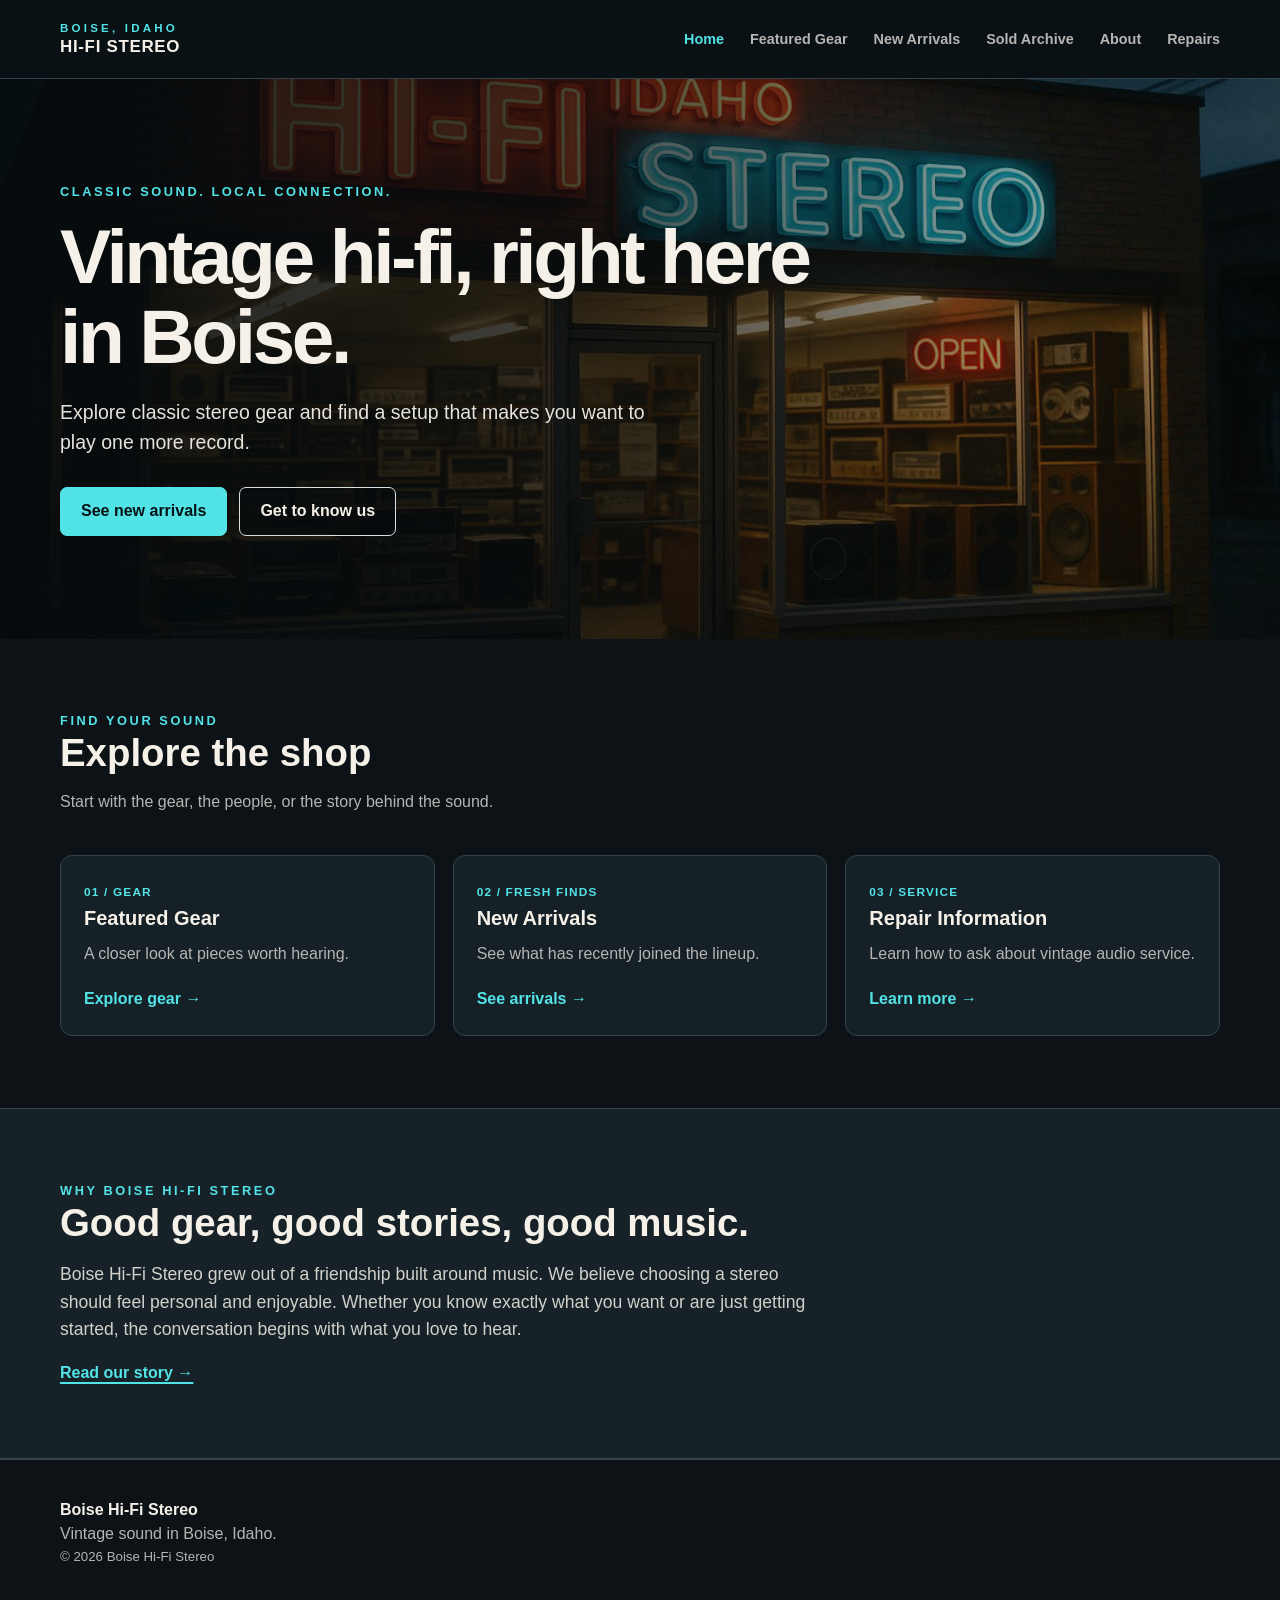
<file: index.html>
<!doctype html>
<html lang="en">
<head>
  <meta charset="utf-8"><meta name="viewport" content="width=device-width, initial-scale=1">
  <meta name="description" content="Discover vintage stereo gear and music-first guidance from Boise Hi-Fi Stereo in Boise, Idaho.">
  <link rel="canonical" href="https://www.vintagehifiboise.com/"><link rel="icon" type="image/svg+xml" href="/favicon.svg"><link rel="stylesheet" href="/assets/site.css">
  <title>Vintage Hi-Fi in Boise, Idaho | Boise Hi-Fi Stereo</title>
  <script type="application/ld+json">{"@context":"https://schema.org","@type":"Organization","name":"Boise Hi-Fi Stereo","url":"https://www.vintagehifiboise.com/","areaServed":"Boise, Idaho"}</script>
  <script src="/assets/site.js" defer></script>
</head>
<body>
  <a class="skip" href="#main">Skip to content</a>
  <header class="site-header"><div class="wrap header-inner"><a class="brand" href="/"><span>Boise, Idaho</span>Hi-Fi Stereo</a><button class="menu-button" type="button" aria-label="Open navigation" aria-expanded="false" aria-controls="site-nav">Menu</button><nav class="nav" id="site-nav" aria-label="Main navigation"><a aria-current="page" href="/">Home</a><a href="/featured.html">Featured Gear</a><a href="/new.html">New Arrivals</a><a href="/sold.html">Sold Archive</a><a href="/about.html">About</a><a href="/repair.html">Repairs</a></nav></div></header>
  <main id="main">
    <section class="hero"><div class="wrap hero-content"><div class="eyebrow">Classic sound. Local connection.</div><h1>Vintage hi-fi, right here in Boise.</h1><p>Explore classic stereo gear and find a setup that makes you want to play one more record.</p><div class="actions"><a class="button" href="/new.html">See new arrivals</a><a class="button secondary" href="/about.html">Get to know us</a></div></div></section>
    <section class="section"><div class="wrap"><div class="section-head"><div><div class="eyebrow">Find your sound</div><h2>Explore the shop</h2><p>Start with the gear, the people, or the story behind the sound.</p></div></div><div class="grid"><a class="card card-link" href="/featured.html"><div class="card-body"><span class="tag">01 / Gear</span><h3>Featured Gear</h3><p>A closer look at pieces worth hearing.</p><span class="text-link">Explore gear →</span></div></a><a class="card card-link" href="/new.html"><div class="card-body"><span class="tag">02 / Fresh finds</span><h3>New Arrivals</h3><p>See what has recently joined the lineup.</p><span class="text-link">See arrivals →</span></div></a><a class="card card-link" href="/repair.html"><div class="card-body"><span class="tag">03 / Service</span><h3>Repair Information</h3><p>Learn how to ask about vintage audio service.</p><span class="text-link">Learn more →</span></div></a></div></div></section>
    <section class="section band"><div class="wrap"><div class="eyebrow">Why Boise Hi-Fi Stereo</div><h2>Good gear, good stories, good music.</h2><div class="copy"><p>Boise Hi-Fi Stereo grew out of a friendship built around music. We believe choosing a stereo should feel personal and enjoyable. Whether you know exactly what you want or are just getting started, the conversation begins with what you love to hear.</p><a class="text-link" href="/about.html">Read our story →</a></div></div></section>
  </main>
  <footer class="footer"><div class="wrap footer-inner"><div><strong>Boise Hi-Fi Stereo</strong><br>Vintage sound in Boise, Idaho.<div class="fine">© <span id="year">2026</span> Boise Hi-Fi Stereo</div></div><div class="contact-items" aria-label="Contact details"></div></div></footer>
</body>
</html>
</file>
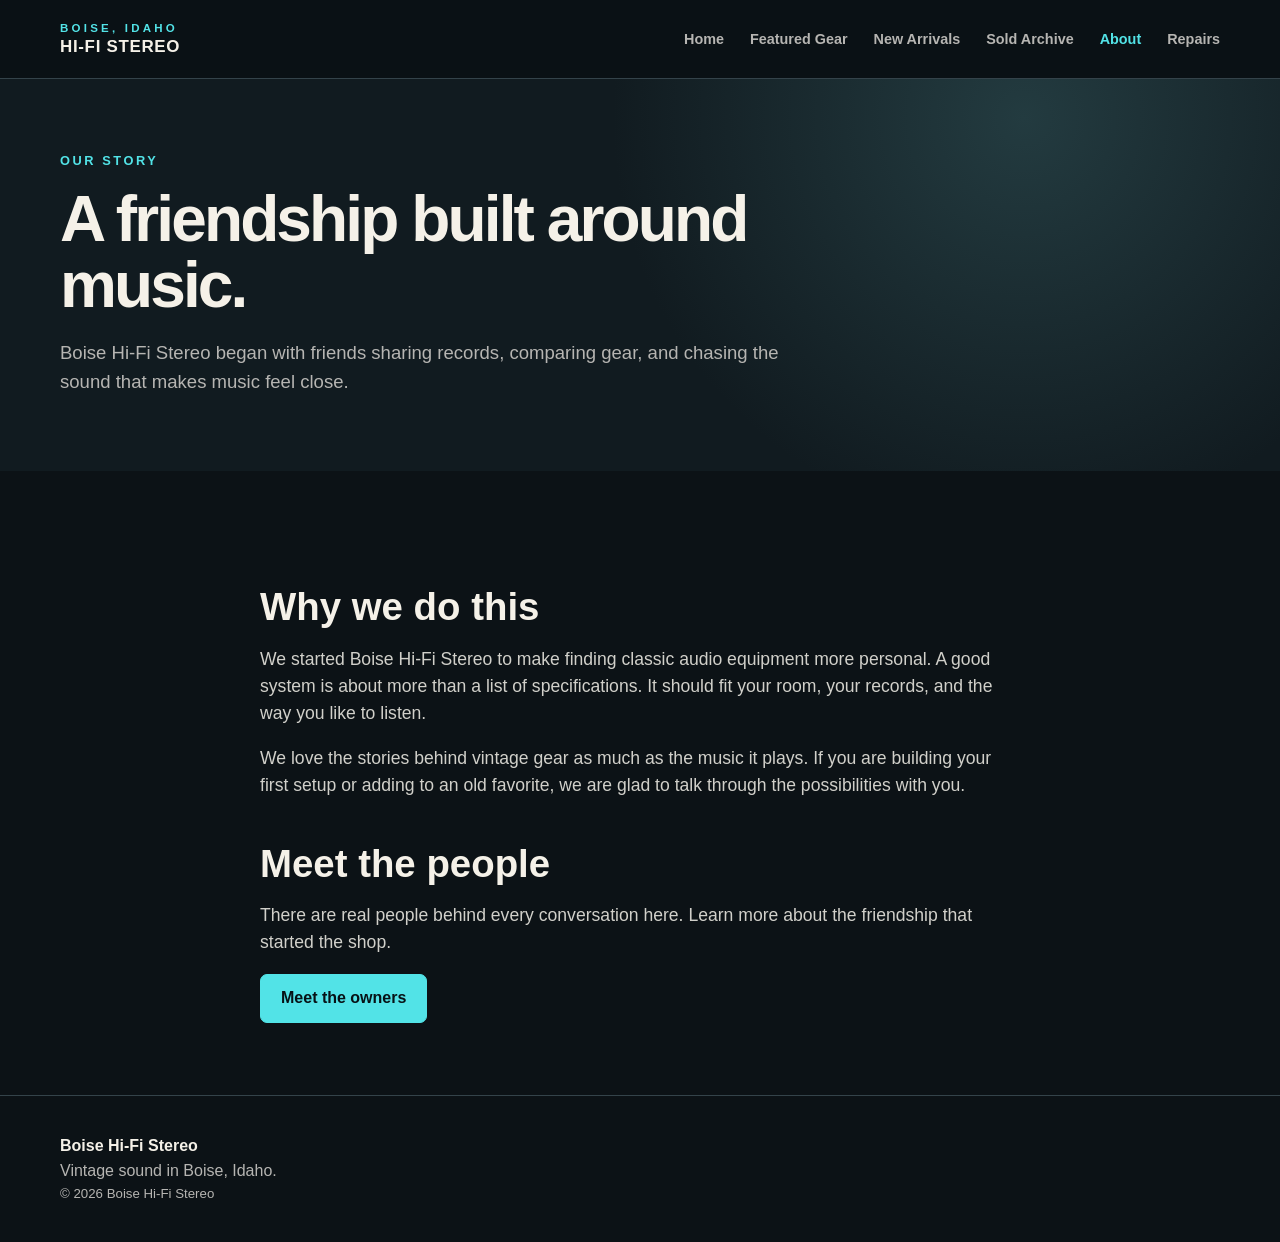
<file: about.html>
<!doctype html>
<html lang="en"><head><meta charset="utf-8"><meta name="viewport" content="width=device-width, initial-scale=1"><meta name="description" content="Learn the story behind Boise Hi-Fi Stereo and our love of vintage audio in Boise, Idaho."><link rel="canonical" href="https://www.vintagehifiboise.com/about.html"><link rel="icon" type="image/svg+xml" href="/favicon.svg"><link rel="stylesheet" href="/assets/site.css"><title>About Boise Hi-Fi Stereo | Vintage Audio in Boise</title><script src="/assets/site.js" defer></script></head>
<body><a class="skip" href="#main">Skip to content</a><header class="site-header"><div class="wrap header-inner"><a class="brand" href="/"><span>Boise, Idaho</span>Hi-Fi Stereo</a><button class="menu-button" type="button" aria-label="Open navigation" aria-expanded="false" aria-controls="site-nav">Menu</button><nav class="nav" id="site-nav" aria-label="Main navigation"><a href="/">Home</a><a href="/featured.html">Featured Gear</a><a href="/new.html">New Arrivals</a><a href="/sold.html">Sold Archive</a><a aria-current="page" href="/about.html">About</a><a href="/repair.html">Repairs</a></nav></div></header><main id="main"><section class="page-hero"><div class="wrap"><div class="eyebrow">Our story</div><h1>A friendship built around music.</h1><p class="lead">Boise Hi-Fi Stereo began with friends sharing records, comparing gear, and chasing the sound that makes music feel close.</p></div></section><section class="section"><div class="wrap copy"><h2>Why we do this</h2><p>We started Boise Hi-Fi Stereo to make finding classic audio equipment more personal. A good system is about more than a list of specifications. It should fit your room, your records, and the way you like to listen.</p><p>We love the stories behind vintage gear as much as the music it plays. If you are building your first setup or adding to an old favorite, we are glad to talk through the possibilities with you.</p><h2>Meet the people</h2><p>There are real people behind every conversation here. Learn more about the friendship that started the shop.</p><a class="button" href="/owners.html">Meet the owners</a></div></section></main><footer class="footer"><div class="wrap footer-inner"><div><strong>Boise Hi-Fi Stereo</strong><br>Vintage sound in Boise, Idaho.<div class="fine">© 2026 Boise Hi-Fi Stereo</div></div><div class="contact-items" aria-label="Contact details"></div></div></footer></body></html>
</file>
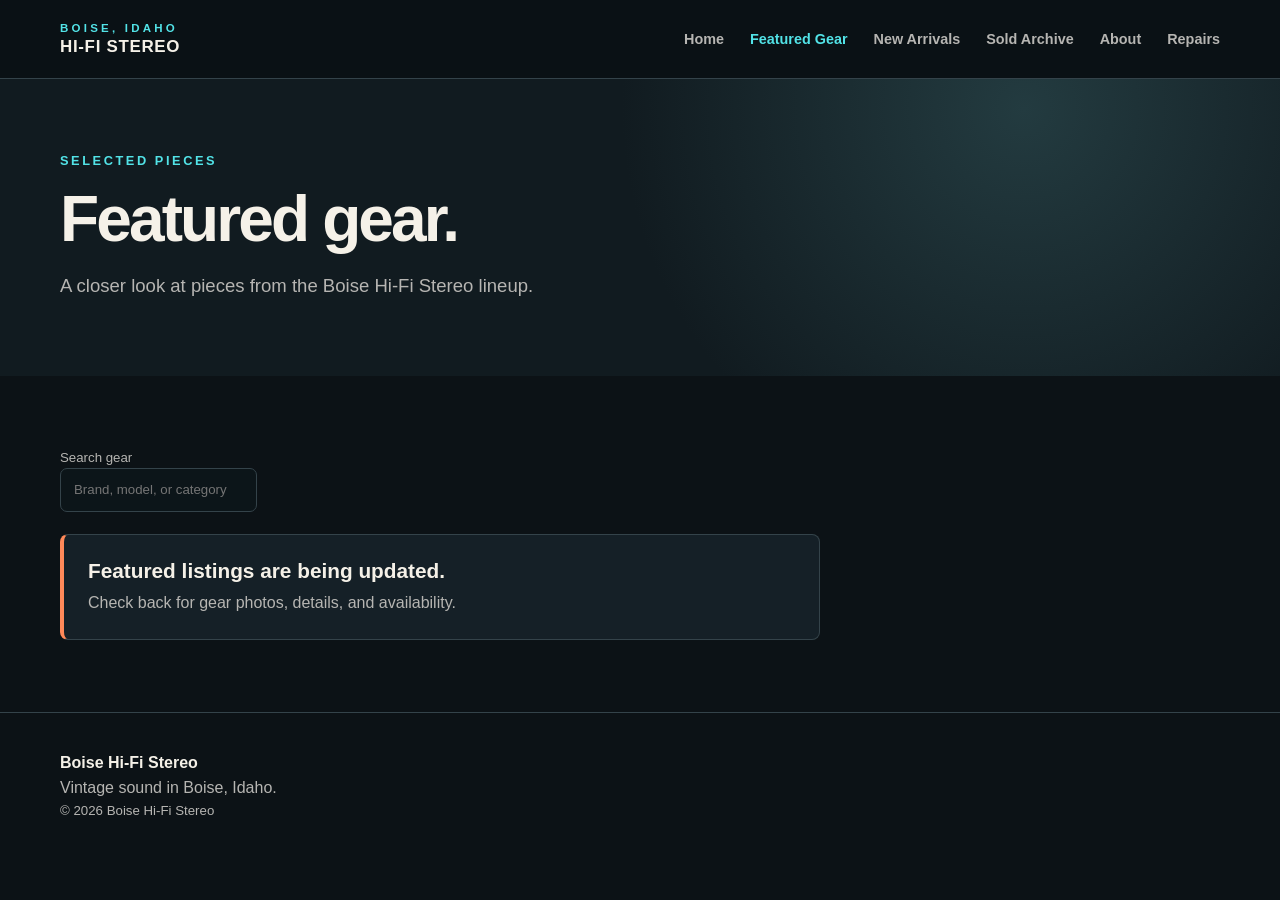
<file: featured.html>
<!doctype html>
<html lang="en"><head><meta charset="utf-8"><meta name="viewport" content="width=device-width, initial-scale=1"><meta name="description" content="Browse selected vintage receivers, speakers, turntables, and other featured audio gear at Boise Hi-Fi Stereo."><link rel="canonical" href="https://www.vintagehifiboise.com/featured.html"><link rel="icon" type="image/svg+xml" href="/favicon.svg"><link rel="stylesheet" href="/assets/site.css"><title>Featured Vintage Gear | Boise Hi-Fi Stereo</title><script src="/assets/site.js" defer></script></head>
<body><a class="skip" href="#main">Skip to content</a><header class="site-header"><div class="wrap header-inner"><a class="brand" href="/"><span>Boise, Idaho</span>Hi-Fi Stereo</a><button class="menu-button" type="button" aria-label="Open navigation" aria-expanded="false" aria-controls="site-nav">Menu</button><nav class="nav" id="site-nav" aria-label="Main navigation"><a href="/">Home</a><a aria-current="page" href="/featured.html">Featured Gear</a><a href="/new.html">New Arrivals</a><a href="/sold.html">Sold Archive</a><a href="/about.html">About</a><a href="/repair.html">Repairs</a></nav></div></header><main id="main"><section class="page-hero"><div class="wrap"><div class="eyebrow">Selected pieces</div><h1>Featured gear.</h1><p class="lead">A closer look at pieces from the Boise Hi-Fi Stereo lineup.</p></div></section><section class="section"><div class="wrap"><div class="listing-tools"><label for="gear-search" class="fine">Search gear<br><input id="gear-search" type="search" placeholder="Brand, model, or category"></label></div><div class="gear-grid" data-inventory="featured" aria-live="polite"></div><div class="notice inventory-empty"><h2>Featured listings are being updated.</h2><p>Check back for gear photos, details, and availability.</p></div></div></section></main><footer class="footer"><div class="wrap footer-inner"><div><strong>Boise Hi-Fi Stereo</strong><br>Vintage sound in Boise, Idaho.<div class="fine">© 2026 Boise Hi-Fi Stereo</div></div><div class="contact-items" aria-label="Contact details"></div></div></footer></body></html>
</file>
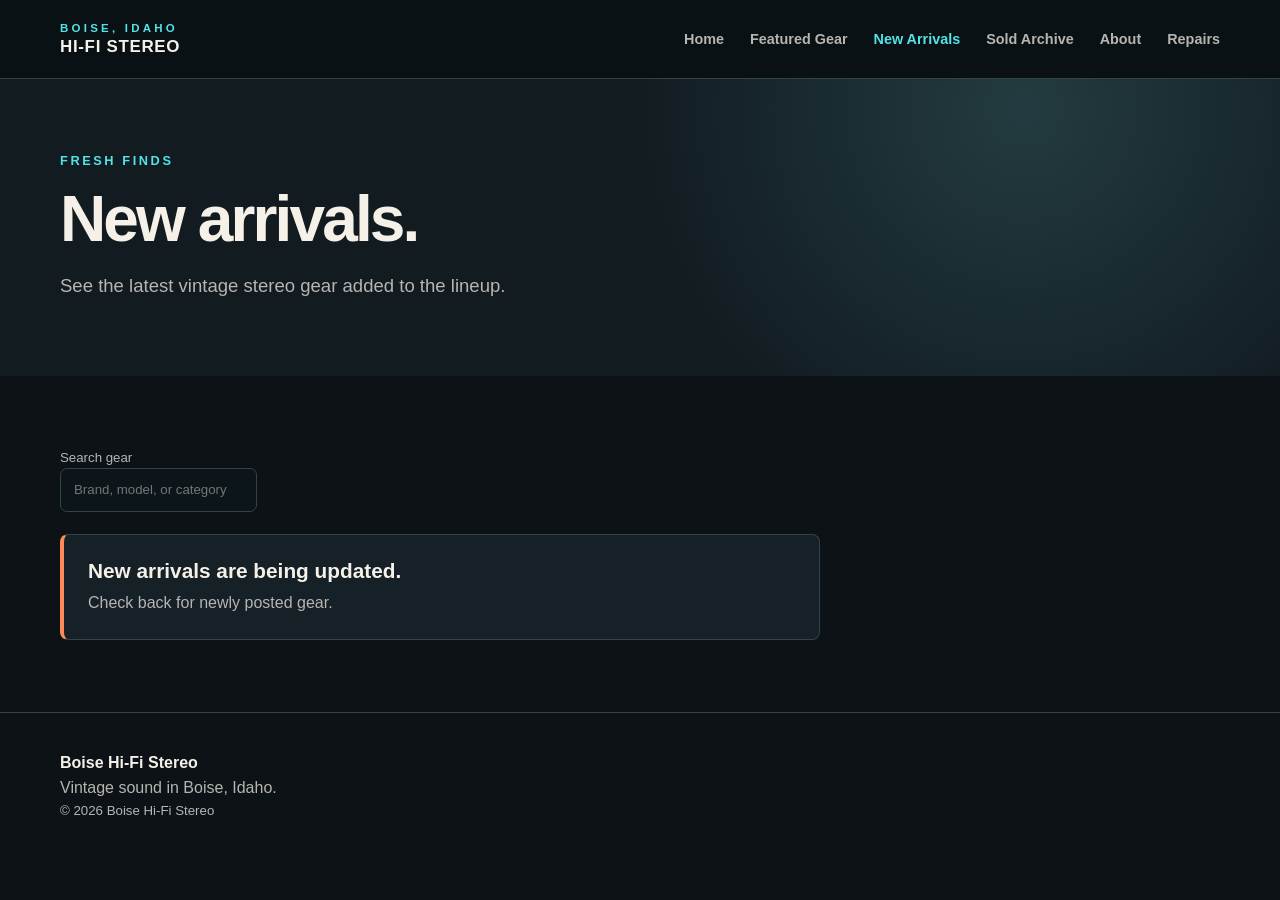
<file: new.html>
<!doctype html>
<html lang="en"><head><meta charset="utf-8"><meta name="viewport" content="width=device-width, initial-scale=1"><meta name="description" content="See the latest vintage audio gear added by Boise Hi-Fi Stereo in Boise, Idaho."><link rel="canonical" href="https://www.vintagehifiboise.com/new.html"><link rel="icon" type="image/svg+xml" href="/favicon.svg"><link rel="stylesheet" href="/assets/site.css"><title>New Vintage Audio Arrivals | Boise Hi-Fi Stereo</title><script src="/assets/site.js" defer></script></head>
<body><a class="skip" href="#main">Skip to content</a><header class="site-header"><div class="wrap header-inner"><a class="brand" href="/"><span>Boise, Idaho</span>Hi-Fi Stereo</a><button class="menu-button" type="button" aria-label="Open navigation" aria-expanded="false" aria-controls="site-nav">Menu</button><nav class="nav" id="site-nav" aria-label="Main navigation"><a href="/">Home</a><a href="/featured.html">Featured Gear</a><a aria-current="page" href="/new.html">New Arrivals</a><a href="/sold.html">Sold Archive</a><a href="/about.html">About</a><a href="/repair.html">Repairs</a></nav></div></header><main id="main"><section class="page-hero"><div class="wrap"><div class="eyebrow">Fresh finds</div><h1>New arrivals.</h1><p class="lead">See the latest vintage stereo gear added to the lineup.</p></div></section><section class="section"><div class="wrap"><div class="listing-tools"><label for="gear-search" class="fine">Search gear<br><input id="gear-search" type="search" placeholder="Brand, model, or category"></label></div><div class="gear-grid" data-inventory="new" aria-live="polite"></div><div class="notice inventory-empty"><h2>New arrivals are being updated.</h2><p>Check back for newly posted gear.</p></div></div></section></main><footer class="footer"><div class="wrap footer-inner"><div><strong>Boise Hi-Fi Stereo</strong><br>Vintage sound in Boise, Idaho.<div class="fine">© 2026 Boise Hi-Fi Stereo</div></div><div class="contact-items" aria-label="Contact details"></div></div></footer></body></html>
</file>
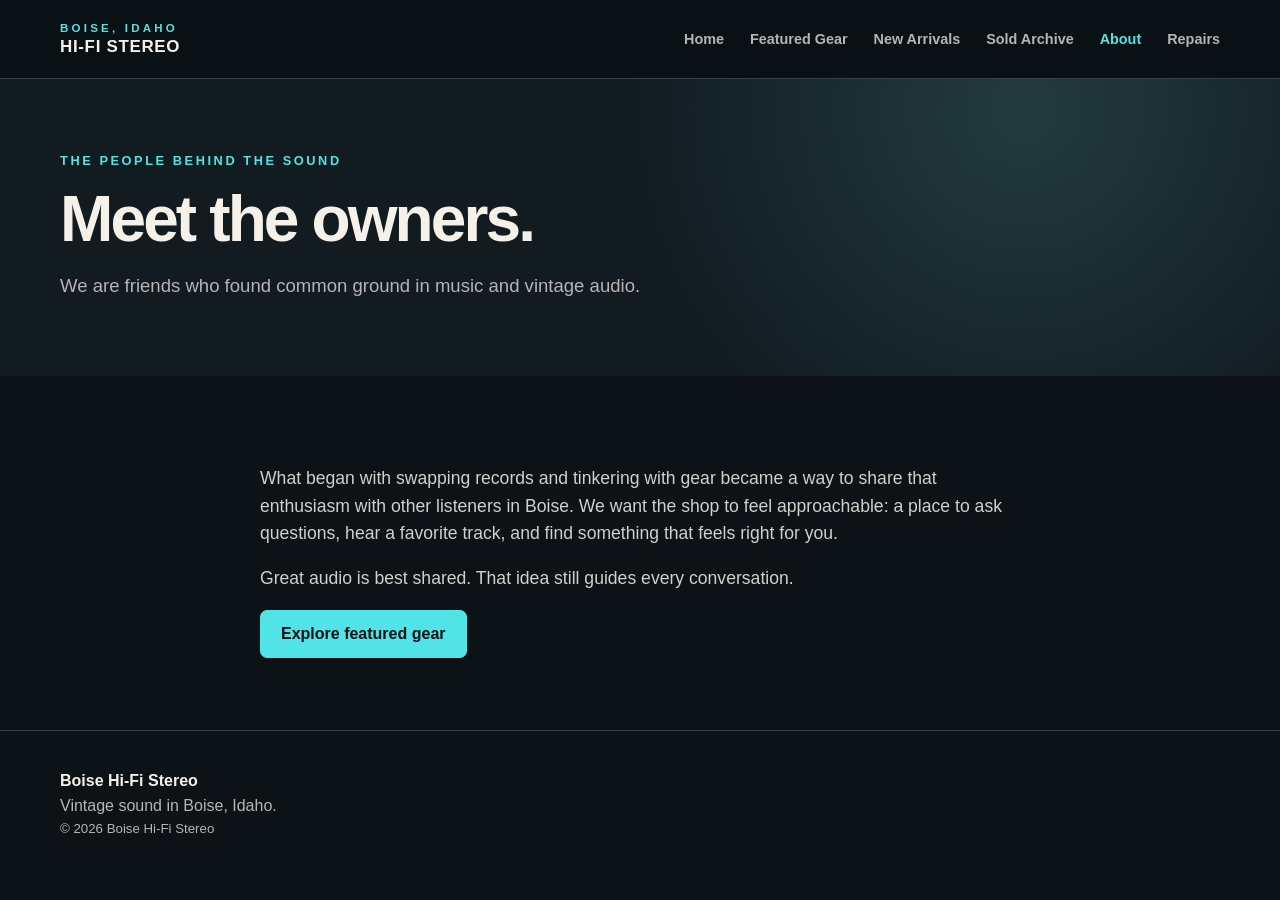
<file: owners.html>
<!doctype html>
<html lang="en"><head><meta charset="utf-8"><meta name="viewport" content="width=device-width, initial-scale=1"><meta name="description" content="Meet the people and friendship behind Boise Hi-Fi Stereo, a vintage audio shop in Boise, Idaho."><link rel="canonical" href="https://www.vintagehifiboise.com/owners.html"><link rel="icon" type="image/svg+xml" href="/favicon.svg"><link rel="stylesheet" href="/assets/site.css"><title>Meet the Owners | Boise Hi-Fi Stereo</title><script src="/assets/site.js" defer></script></head>
<body><a class="skip" href="#main">Skip to content</a><header class="site-header"><div class="wrap header-inner"><a class="brand" href="/"><span>Boise, Idaho</span>Hi-Fi Stereo</a><button class="menu-button" type="button" aria-label="Open navigation" aria-expanded="false" aria-controls="site-nav">Menu</button><nav class="nav" id="site-nav" aria-label="Main navigation"><a href="/">Home</a><a href="/featured.html">Featured Gear</a><a href="/new.html">New Arrivals</a><a href="/sold.html">Sold Archive</a><a aria-current="page" href="/about.html">About</a><a href="/repair.html">Repairs</a></nav></div></header><main id="main"><section class="page-hero"><div class="wrap"><div class="eyebrow">The people behind the sound</div><h1>Meet the owners.</h1><p class="lead">We are friends who found common ground in music and vintage audio.</p></div></section><section class="section"><div class="wrap copy"><p>What began with swapping records and tinkering with gear became a way to share that enthusiasm with other listeners in Boise. We want the shop to feel approachable: a place to ask questions, hear a favorite track, and find something that feels right for you.</p><p>Great audio is best shared. That idea still guides every conversation.</p><a class="button" href="/featured.html">Explore featured gear</a></div></section></main><footer class="footer"><div class="wrap footer-inner"><div><strong>Boise Hi-Fi Stereo</strong><br>Vintage sound in Boise, Idaho.<div class="fine">© 2026 Boise Hi-Fi Stereo</div></div><div class="contact-items" aria-label="Contact details"></div></div></footer></body></html>
</file>
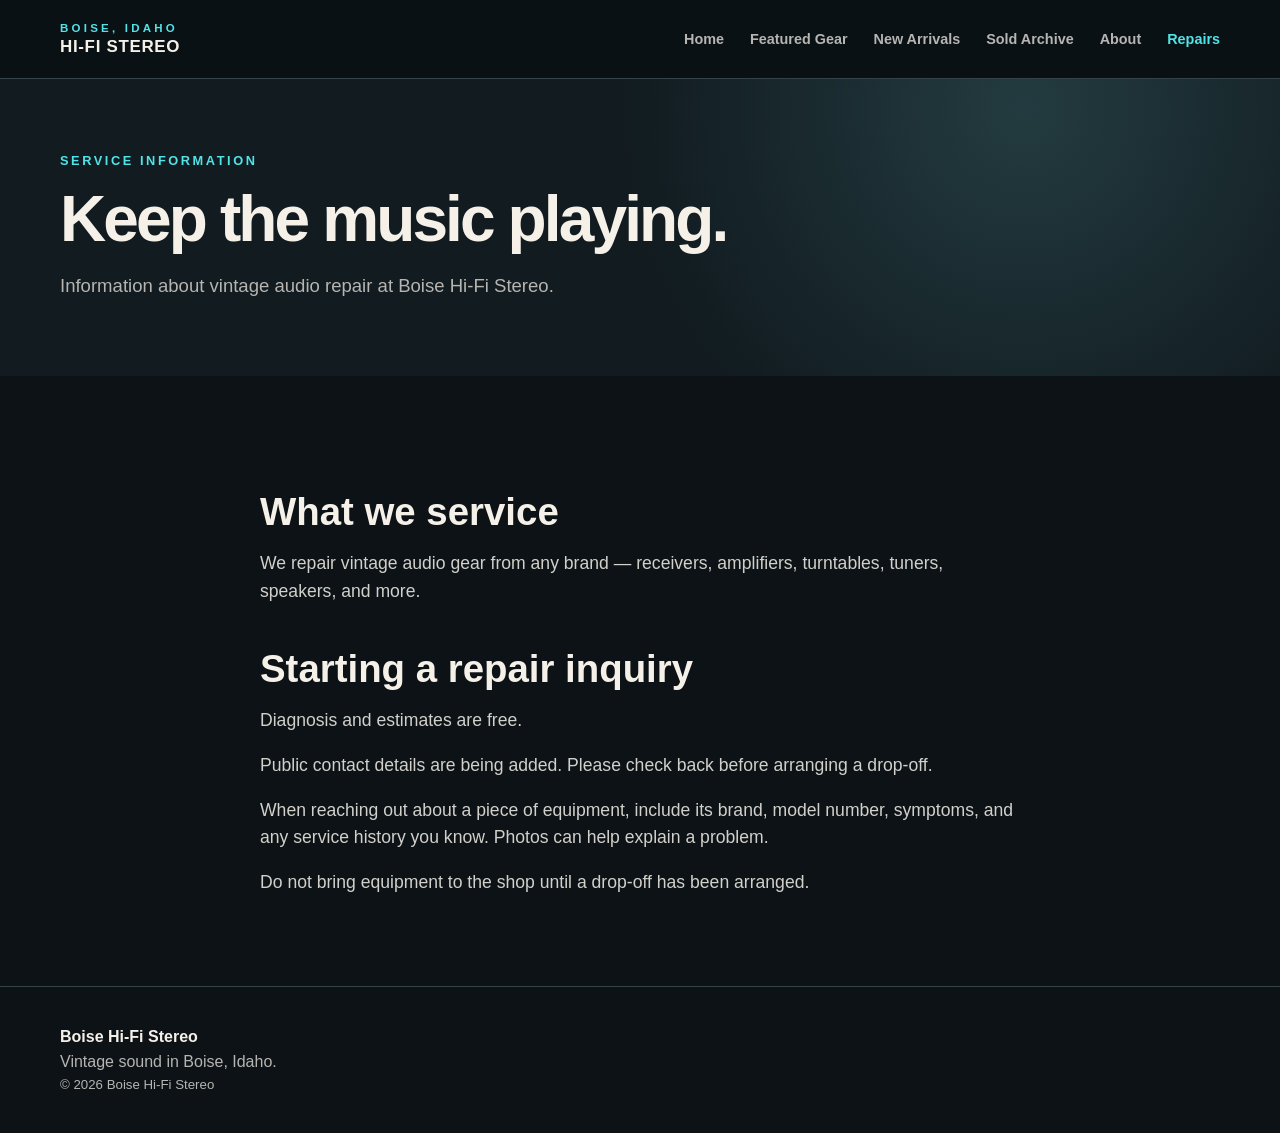
<file: repair.html>
<!doctype html>
<html lang="en"><head><meta charset="utf-8"><meta name="viewport" content="width=device-width, initial-scale=1"><meta name="description" content="Find repair service information for vintage audio gear at Boise Hi-Fi Stereo in Boise, Idaho."><link rel="canonical" href="https://www.vintagehifiboise.com/repair.html"><link rel="icon" type="image/svg+xml" href="/favicon.svg"><link rel="stylesheet" href="/assets/site.css"><title>Vintage Audio Repair Information | Boise Hi-Fi Stereo</title><script src="/assets/site.js" defer></script></head>
<body><a class="skip" href="#main">Skip to content</a><header class="site-header"><div class="wrap header-inner"><a class="brand" href="/"><span>Boise, Idaho</span>Hi-Fi Stereo</a><button class="menu-button" type="button" aria-label="Open navigation" aria-expanded="false" aria-controls="site-nav">Menu</button><nav class="nav" id="site-nav" aria-label="Main navigation"><a href="/">Home</a><a href="/featured.html">Featured Gear</a><a href="/new.html">New Arrivals</a><a href="/sold.html">Sold Archive</a><a href="/about.html">About</a><a aria-current="page" href="/repair.html">Repairs</a></nav></div></header><main id="main"><section class="page-hero"><div class="wrap"><div class="eyebrow">Service information</div><h1>Keep the music playing.</h1><p class="lead">Information about vintage audio repair at Boise Hi-Fi Stereo.</p></div></section><section class="section"><div class="wrap copy"><h2>What we service</h2><p>We repair vintage audio gear from any brand — receivers, amplifiers, turntables, tuners, speakers, and more.</p><h2>Starting a repair inquiry</h2><p>Diagnosis and estimates are free.</p><p id="repair-contact-status" aria-live="polite">Public contact details are being added. Please check back before arranging a drop-off.</p><p>When reaching out about a piece of equipment, include its brand, model number, symptoms, and any service history you know. Photos can help explain a problem.</p><p>Do not bring equipment to the shop until a drop-off has been arranged.</p></div></section></main><footer class="footer"><div class="wrap footer-inner"><div><strong>Boise Hi-Fi Stereo</strong><br>Vintage sound in Boise, Idaho.<div class="fine">© 2026 Boise Hi-Fi Stereo</div></div><div class="contact-items" aria-label="Contact details"></div></div></footer></body></html>
</file>
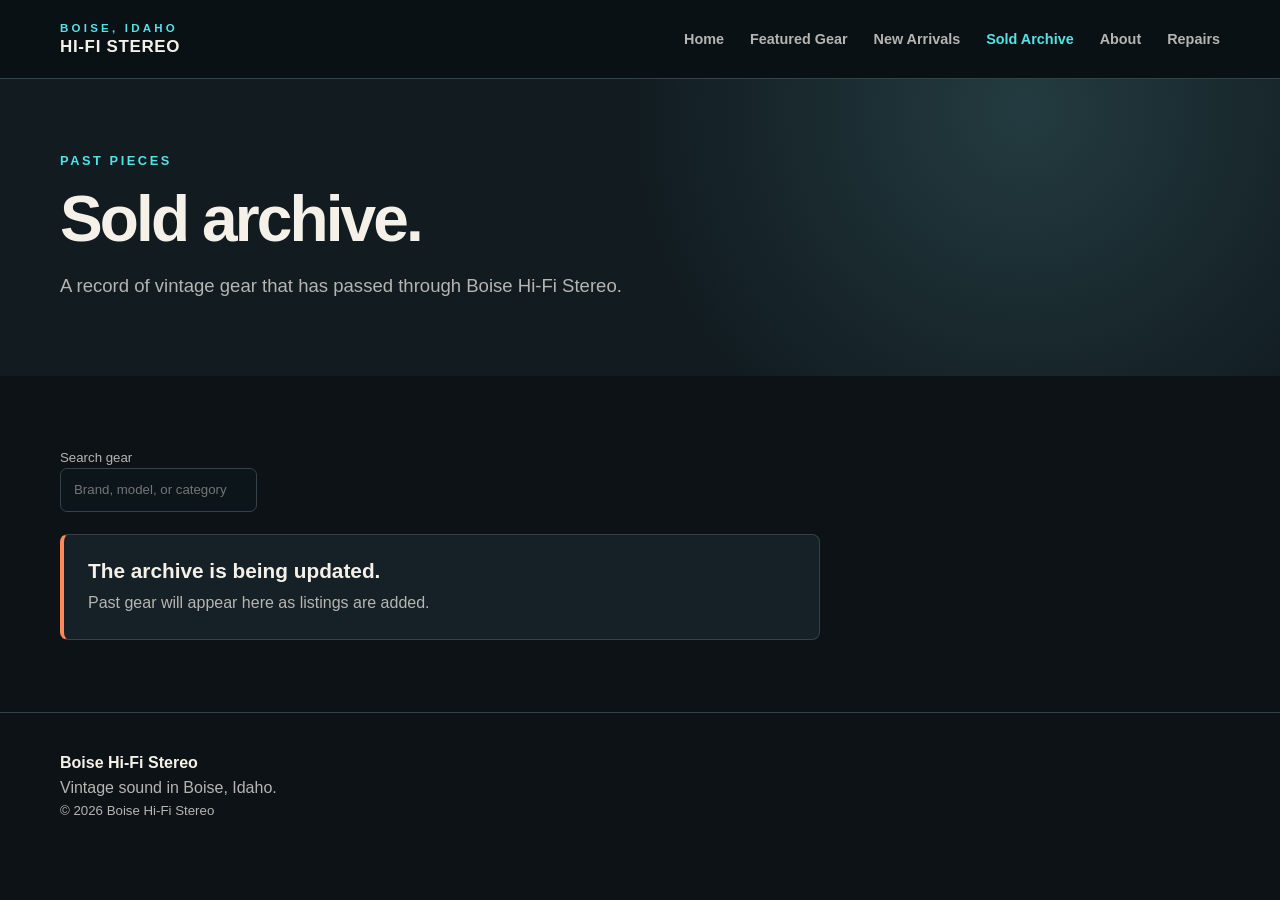
<file: sold.html>
<!doctype html>
<html lang="en"><head><meta charset="utf-8"><meta name="viewport" content="width=device-width, initial-scale=1"><meta name="description" content="Browse previously sold vintage stereo equipment from Boise Hi-Fi Stereo."><link rel="canonical" href="https://www.vintagehifiboise.com/sold.html"><link rel="icon" type="image/svg+xml" href="/favicon.svg"><link rel="stylesheet" href="/assets/site.css"><title>Sold Vintage Stereo Archive | Boise Hi-Fi Stereo</title><script src="/assets/site.js" defer></script></head>
<body><a class="skip" href="#main">Skip to content</a><header class="site-header"><div class="wrap header-inner"><a class="brand" href="/"><span>Boise, Idaho</span>Hi-Fi Stereo</a><button class="menu-button" type="button" aria-label="Open navigation" aria-expanded="false" aria-controls="site-nav">Menu</button><nav class="nav" id="site-nav" aria-label="Main navigation"><a href="/">Home</a><a href="/featured.html">Featured Gear</a><a href="/new.html">New Arrivals</a><a aria-current="page" href="/sold.html">Sold Archive</a><a href="/about.html">About</a><a href="/repair.html">Repairs</a></nav></div></header><main id="main"><section class="page-hero"><div class="wrap"><div class="eyebrow">Past pieces</div><h1>Sold archive.</h1><p class="lead">A record of vintage gear that has passed through Boise Hi-Fi Stereo.</p></div></section><section class="section"><div class="wrap"><div class="listing-tools"><label for="gear-search" class="fine">Search gear<br><input id="gear-search" type="search" placeholder="Brand, model, or category"></label></div><div class="gear-grid" data-inventory="sold" aria-live="polite"></div><div class="notice inventory-empty"><h2>The archive is being updated.</h2><p>Past gear will appear here as listings are added.</p></div></div></section></main><footer class="footer"><div class="wrap footer-inner"><div><strong>Boise Hi-Fi Stereo</strong><br>Vintage sound in Boise, Idaho.<div class="fine">© 2026 Boise Hi-Fi Stereo</div></div><div class="contact-items" aria-label="Contact details"></div></div></footer></body></html>
</file>
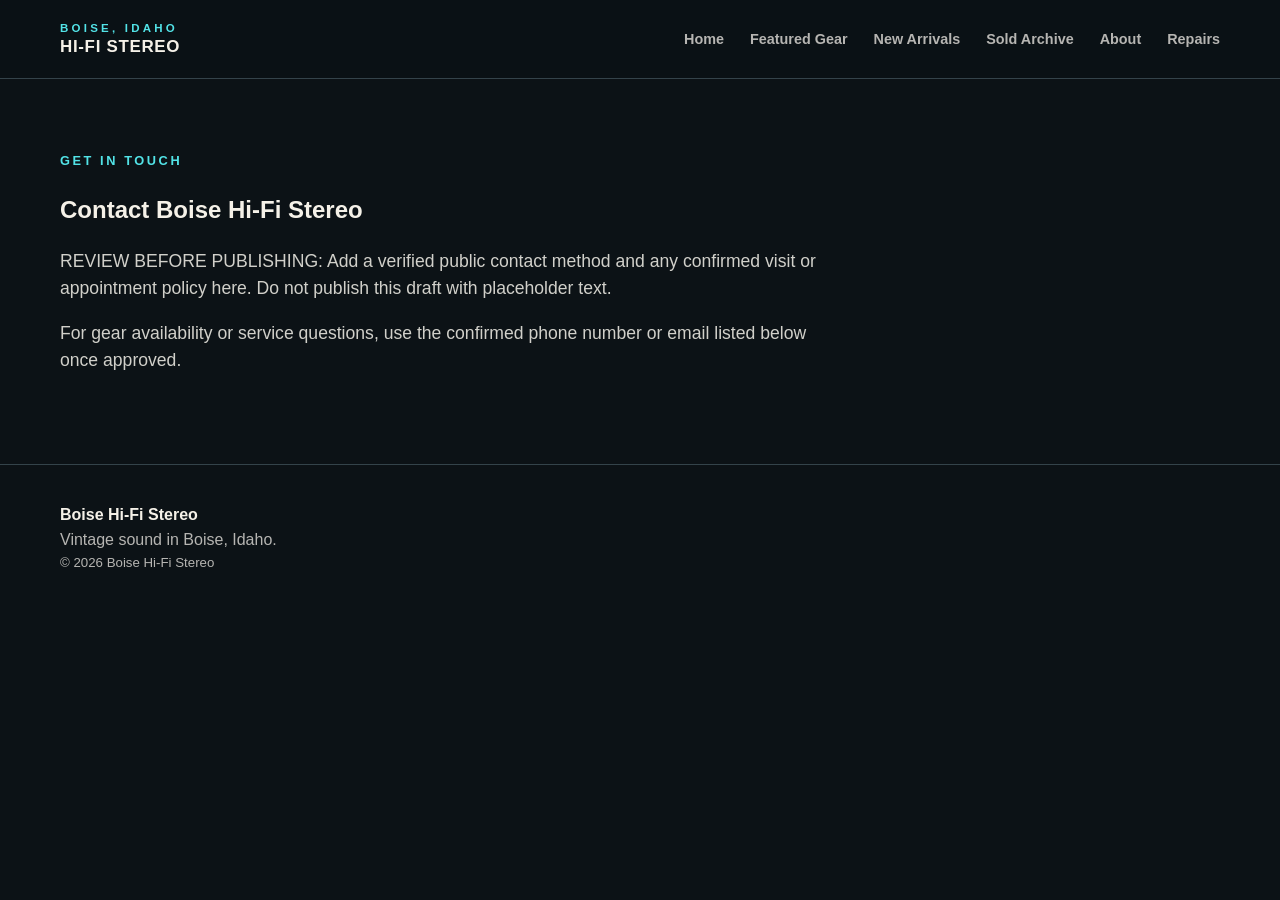
<file: drafts/contact.html>
<!doctype html>
<html lang="en">
<head>
  <meta charset="utf-8"><meta name="viewport" content="width=device-width, initial-scale=1">
  <meta name="description" content="Contact Boise Hi-Fi Stereo about vintage audio gear and service in Boise, Idaho.">
  <link rel="canonical" href="https://www.vintagehifiboise.com/contact.html"><link rel="icon" type="image/svg+xml" href="/favicon.svg"><link rel="stylesheet" href="/assets/site.css">
  <title>Contact | Boise Hi-Fi Stereo</title>
  <script src="/assets/site.js" defer></script>
</head>
<body>
  <a class="skip" href="#main">Skip to content</a>
  <header class="site-header"><div class="wrap header-inner"><a class="brand" href="/"><span>Boise, Idaho</span>Hi-Fi Stereo</a><button class="menu-button" type="button" aria-label="Open navigation" aria-expanded="false" aria-controls="site-nav">Menu</button><nav class="nav" id="site-nav" aria-label="Main navigation"><a href="/">Home</a><a href="/featured.html">Featured Gear</a><a href="/new.html">New Arrivals</a><a href="/sold.html">Sold Archive</a><a href="/about.html">About</a><a href="/repair.html">Repairs</a></nav></div></header>
  <main id="main"><section class="section"><div class="wrap"><div class="eyebrow">Get in touch</div><h1>Contact Boise Hi-Fi Stereo</h1><div class="copy"><p>REVIEW BEFORE PUBLISHING: Add a verified public contact method and any confirmed visit or appointment policy here. Do not publish this draft with placeholder text.</p><p>For gear availability or service questions, use the confirmed phone number or email listed below once approved.</p><div class="contact-items" aria-label="Contact details"></div></div></div></section></main>
  <footer class="footer"><div class="wrap footer-inner"><div><strong>Boise Hi-Fi Stereo</strong><br>Vintage sound in Boise, Idaho.<div class="fine">© <span id="year">2026</span> Boise Hi-Fi Stereo</div></div></div></footer>
</body>
</html>
</file>
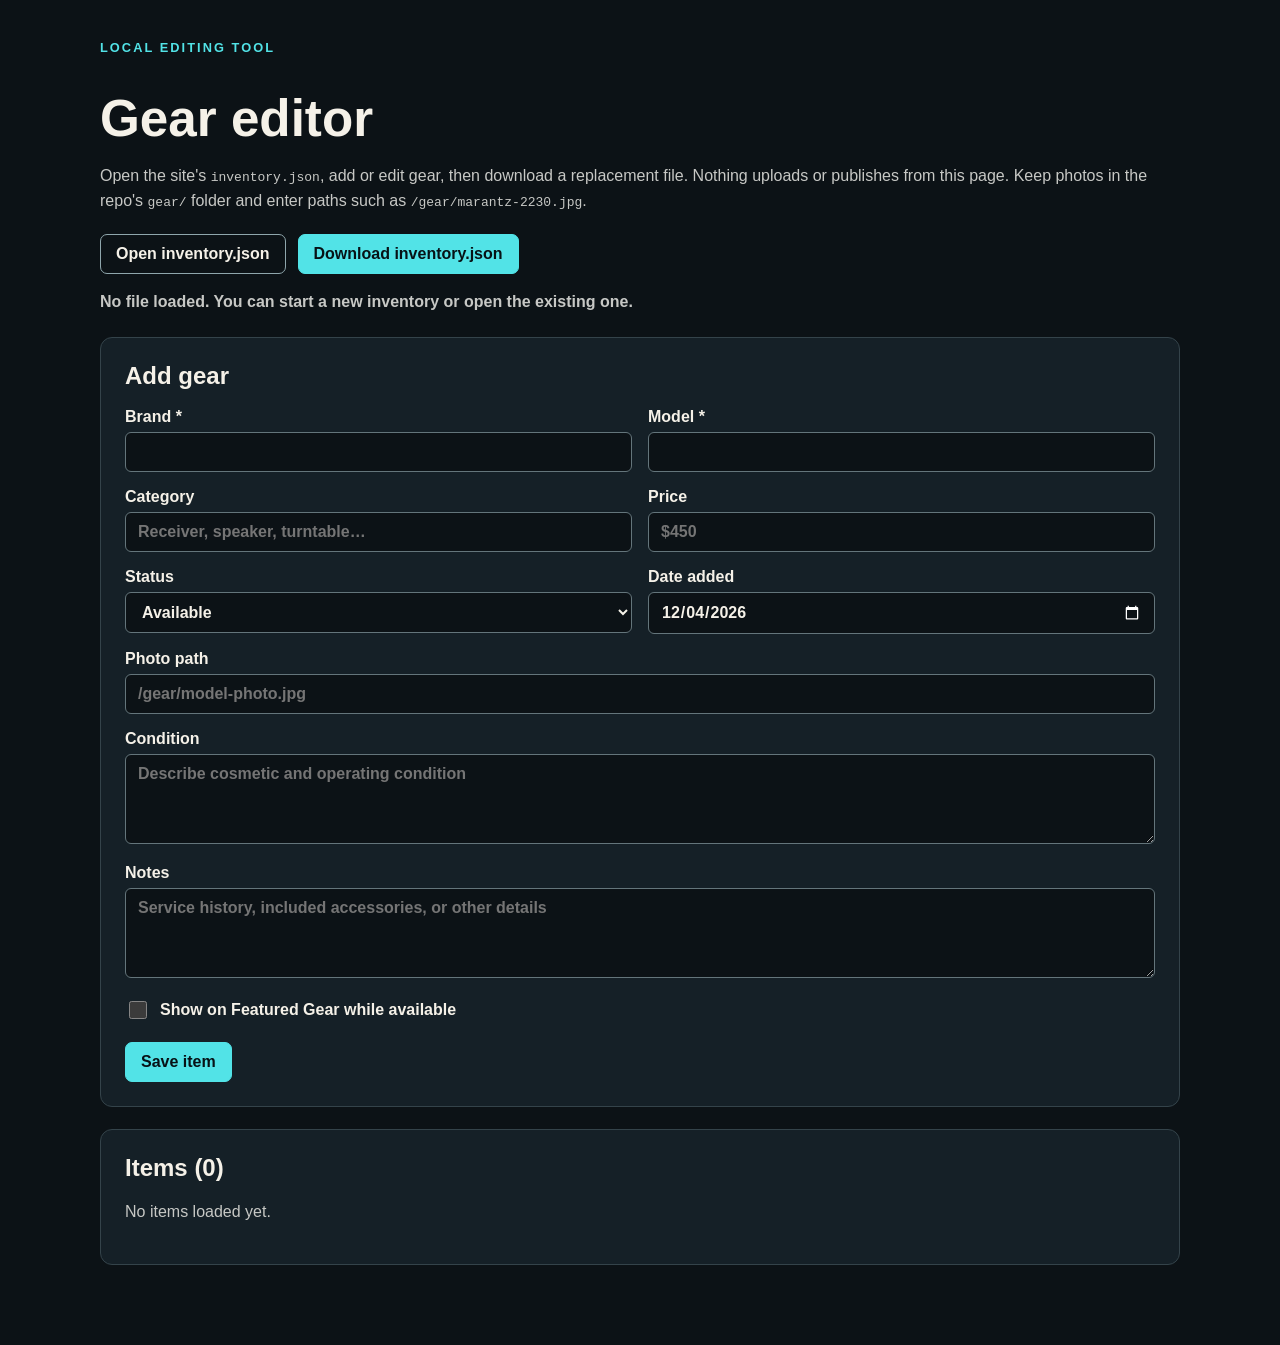
<file: tools/gear-editor.html>
<!doctype html>
<html lang="en">
<head>
  <meta charset="utf-8">
  <meta name="viewport" content="width=device-width, initial-scale=1">
  <title>Gear Editor | Boise Hi-Fi Stereo</title>
  <style>
    :root { color-scheme: dark; font-family: Arial, Helvetica, sans-serif; background: #0c1216; color: #f5f1e8; }
    * { box-sizing: border-box; }
    body { margin: 0; }
    main { width: min(1080px, calc(100% - 32px)); margin: 40px auto 80px; }
    h1 { font-size: clamp(2rem, 5vw, 3.2rem); margin-bottom: 8px; }
    h2 { margin: 0 0 18px; }
    p { color: #c7c8c5; line-height: 1.55; }
    .eyebrow { color: #52e3e7; font-size: .8rem; font-weight: 800; letter-spacing: .16em; text-transform: uppercase; }
    .panel { background: #152027; border: 1px solid #34434a; border-radius: 12px; padding: 24px; margin-top: 22px; }
    .toolbar, .actions { display: flex; gap: 12px; flex-wrap: wrap; align-items: center; }
    .toolbar { margin-top: 20px; }
    button, .file-label { border: 1px solid #52e3e7; border-radius: 7px; background: #52e3e7; color: #071216; padding: 10px 15px; font: inherit; font-weight: 800; cursor: pointer; }
    button.secondary, .file-label { background: transparent; color: #f5f1e8; border-color: #8fa6ac; }
    button.danger { border-color: #ff8959; color: #ffb596; background: transparent; }
    button:focus-visible, input:focus-visible, textarea:focus-visible, select:focus-visible, .file-label:focus-within { outline: 3px solid #52e3e7; outline-offset: 3px; }
    input[type=file] { position: absolute; width: 1px; height: 1px; opacity: 0; }
    .form-grid { display: grid; grid-template-columns: repeat(2, minmax(0, 1fr)); gap: 16px; }
    label { display: block; font-weight: 700; }
    label span { display: block; margin-bottom: 6px; }
    input:not([type=checkbox]):not([type=file]), textarea, select { width: 100%; padding: 10px 12px; background: #0c1216; color: #f5f1e8; border: 1px solid #64757b; border-radius: 6px; font: inherit; }
    textarea { min-height: 90px; resize: vertical; }
    .wide { grid-column: 1 / -1; }
    .checkbox { display: flex; gap: 10px; align-items: center; }
    .checkbox span { margin: 0; }
    .checkbox input { width: 18px; height: 18px; }
    .actions { margin-top: 20px; }
    #message { min-height: 24px; font-weight: 700; }
    #message.error { color: #ffb596; }
    #message.success { color: #52e3e7; }
    #gear-list { list-style: none; padding: 0; margin: 0; }
    #gear-list li { border-top: 1px solid #34434a; padding: 15px 0; display: flex; justify-content: space-between; align-items: center; gap: 15px; }
    #gear-list strong { display: block; }
    #gear-list small { color: #b6b5b2; }
    @media (max-width: 650px) { .form-grid { grid-template-columns: 1fr; } .wide { grid-column: auto; } #gear-list li { align-items: flex-start; flex-direction: column; } }
  </style>
  <script src="gear-editor.js" defer></script>
</head>
<body>
  <main>
    <div class="eyebrow">Local editing tool</div>
    <h1>Gear editor</h1>
    <p>Open the site's <code>inventory.json</code>, add or edit gear, then download a replacement file. Nothing uploads or publishes from this page. Keep photos in the repo's <code>gear/</code> folder and enter paths such as <code>/gear/marantz-2230.jpg</code>.</p>
    <div class="toolbar">
      <label class="file-label">Open inventory.json <input id="open-file" type="file" accept=".json,application/json"></label>
      <button id="download" type="button">Download inventory.json</button>
    </div>
    <p id="message" role="status" aria-live="polite">No file loaded. You can start a new inventory or open the existing one.</p>

    <section class="panel" aria-labelledby="form-heading">
      <h2 id="form-heading">Add gear</h2>
      <form id="gear-form">
        <div class="form-grid">
          <label><span>Brand *</span><input name="brand" required autocomplete="off"></label>
          <label><span>Model *</span><input name="model" required autocomplete="off"></label>
          <label><span>Category</span><input name="category" placeholder="Receiver, speaker, turntable…"></label>
          <label><span>Price</span><input name="price" placeholder="$450"></label>
          <label><span>Status</span><select name="status"><option value="available">Available</option><option value="sold">Sold</option></select></label>
          <label><span>Date added</span><input name="date_added" type="date"></label>
          <label class="wide"><span>Photo path</span><input name="image" placeholder="/gear/model-photo.jpg"></label>
          <label class="wide"><span>Condition</span><textarea name="condition" placeholder="Describe cosmetic and operating condition"></textarea></label>
          <label class="wide"><span>Notes</span><textarea name="notes" placeholder="Service history, included accessories, or other details"></textarea></label>
          <label class="checkbox wide"><input name="featured" type="checkbox"><span>Show on Featured Gear while available</span></label>
        </div>
        <div class="actions"><button type="submit">Save item</button><button id="cancel-edit" class="secondary" type="button" hidden>Cancel edit</button></div>
      </form>
    </section>

    <section class="panel" aria-labelledby="list-heading">
      <h2 id="list-heading">Items <span id="item-count">(0)</span></h2>
      <p id="empty-list">No items loaded yet.</p>
      <ul id="gear-list"></ul>
    </section>
  </main>
</body>
</html>
</file>
<file: assets/site.css>
:root{color-scheme:dark;--ink:#f5f1e8;--muted:#b6b5b2;--bg:#0c1216;--panel:#152027;--line:#34434a;--cyan:#52e3e7;--orange:#ff8959;--max:1160px;font-family:Arial,Helvetica,sans-serif}
*{box-sizing:border-box}html{scroll-behavior:smooth}body{margin:0;background:var(--bg);color:var(--ink);line-height:1.55}a{color:inherit}a:focus-visible,button:focus-visible,input:focus-visible{outline:3px solid var(--cyan);outline-offset:3px}img{display:block;max-width:100%}.wrap{width:min(var(--max),calc(100% - 40px));margin-inline:auto}.skip{position:absolute;left:-9999px;top:8px;padding:8px;background:var(--cyan);color:#071216;z-index:20}.skip:focus{left:8px}.site-header{border-bottom:1px solid var(--line);background:#0a1115;position:relative;z-index:5}.header-inner{min-height:78px;display:flex;align-items:center;justify-content:space-between;gap:24px}.brand{text-decoration:none;font-weight:800;line-height:1.05;letter-spacing:.04em;text-transform:uppercase;font-size:1.06rem}.brand span{display:block;color:var(--cyan);font-size:.72rem;letter-spacing:.28em;margin-bottom:4px}.nav{display:flex;align-items:center;gap:26px}.nav a{text-decoration:none;color:var(--muted);font-size:.9rem;font-weight:700}.nav a:hover,.nav a[aria-current=page]{color:var(--cyan)}.menu-button{display:none;background:none;border:1px solid var(--line);color:var(--ink);border-radius:8px;padding:9px 13px;font:inherit;font-weight:700}.hero{min-height:560px;display:flex;align-items:center;background:linear-gradient(90deg,rgba(5,10,13,.92) 0%,rgba(5,10,13,.76) 42%,rgba(5,10,13,.20) 100%),url('../hero.jpg') center/cover}.hero-content{padding-block:72px}.eyebrow{color:var(--cyan);font-size:.8rem;font-weight:800;letter-spacing:.2em;text-transform:uppercase}.hero h1,.page-hero h1{font-size:clamp(2.5rem,6vw,5.4rem);letter-spacing:-.045em;line-height:1.04;max-width:780px;margin:15px 0 20px}.hero p{font-size:1.22rem;max-width:620px;color:#e5e3dc}.actions{display:flex;gap:12px;flex-wrap:wrap;margin-top:30px}.button{display:inline-flex;align-items:center;justify-content:center;min-height:48px;padding:11px 20px;border:1px solid var(--cyan);border-radius:7px;text-decoration:none;font-weight:800;background:var(--cyan);color:#071216}.button:hover{filter:brightness(1.1)}.button.secondary{background:rgba(5,10,13,.55);color:var(--ink);border-color:#d6e0e0}.section{padding-block:72px}.section.compact{padding-block:48px}.section-head{display:flex;align-items:end;justify-content:space-between;gap:24px;margin-bottom:24px}.section h2{font-size:clamp(1.8rem,3vw,2.5rem);line-height:1.12;margin:0 0 10px}.section p,.lead{color:var(--muted)}.text-link{color:var(--cyan);font-weight:800;text-decoration-thickness:2px;text-underline-offset:4px;white-space:nowrap}.grid{display:grid;grid-template-columns:repeat(3,1fr);gap:18px}.card{background:var(--panel);border:1px solid var(--line);border-radius:12px;overflow:hidden}.card-body{padding:23px}.card h3{margin:0 0 8px;font-size:1.25rem}.card p{margin:0;color:var(--muted)}.card-link{display:block;text-decoration:none;height:100%}.card-link:hover{border-color:var(--cyan)}.card-link .text-link{display:inline-block;margin-top:20px}.band{background:#162228;border-block:1px solid var(--line)}.page-hero{padding-block:72px 56px;background:radial-gradient(circle at 80% 10%,#233b40,transparent 38%),#111b20}.page-hero h1{font-size:clamp(2.4rem,5vw,4.3rem);max-width:850px}.page-hero .lead{max-width:760px;font-size:1.16rem}.copy{max-width:760px}.copy p{font-size:1.1rem;color:#d1d0ca}.copy h2{margin-top:42px}.notice{background:var(--panel);border:1px solid var(--line);border-left:4px solid var(--orange);border-radius:8px;padding:24px;max-width:760px}.notice h2{margin:0 0 8px;font-size:1.3rem}.notice p{margin:0}.listing-tools{display:flex;gap:12px;flex-wrap:wrap;margin-bottom:22px}.listing-tools input{width:min(100%,390px);min-height:44px;background:#0c1519;border:1px solid var(--line);border-radius:7px;color:var(--ink);font:inherit;padding:9px 13px}.gear-grid{display:grid;grid-template-columns:repeat(3,1fr);gap:18px}.gear-card{background:var(--panel);border:1px solid var(--line);border-radius:12px;overflow:hidden}.gear-card img,.gear-placeholder{width:100%;aspect-ratio:4/3;object-fit:cover;background:linear-gradient(135deg,#274048,#0f181c);display:grid;place-items:center;color:var(--cyan);font-weight:800;letter-spacing:.12em}.gear-card .card-body{padding:19px}.gear-card h2{font-size:1.25rem;line-height:1.25;margin:7px 0}.gear-card p{margin:8px 0;color:var(--muted);font-size:.95rem}.gear-card .price{color:var(--ink);font-size:1.18rem;font-weight:800}.tag{display:inline-block;color:var(--cyan);font-size:.74rem;text-transform:uppercase;letter-spacing:.1em;font-weight:800}.footer{border-top:1px solid var(--line);padding-block:38px;color:var(--muted)}.footer-inner{display:flex;justify-content:space-between;gap:24px;flex-wrap:wrap}.footer strong{color:var(--ink)}.footer a{color:var(--cyan)}.contact-items{display:flex;gap:15px;flex-wrap:wrap}.contact-items:empty{display:none}.fine{font-size:.83rem;color:var(--muted)}
@media(max-width:850px){.menu-button{display:block}.nav{display:none;position:absolute;top:78px;left:0;right:0;background:#0a1115;border-bottom:1px solid var(--line);padding:18px 20px;flex-direction:column;align-items:stretch;gap:0}.nav.open{display:flex}.nav a{padding:12px 0}.grid,.gear-grid{grid-template-columns:repeat(2,1fr)}.hero{min-height:520px;background-position:58% center}}
@media(max-width:560px){.wrap{width:min(var(--max),calc(100% - 32px))}.hero{min-height:570px;background:linear-gradient(0deg,rgba(5,10,13,.95) 0%,rgba(5,10,13,.78) 55%,rgba(5,10,13,.48) 100%),url('../hero.jpg') center/cover}.hero-content{padding-block:56px}.grid,.gear-grid{grid-template-columns:1fr}.section{padding-block:52px}.section-head{display:block}.section-head .text-link{display:inline-block;margin-top:8px}}
</file>
